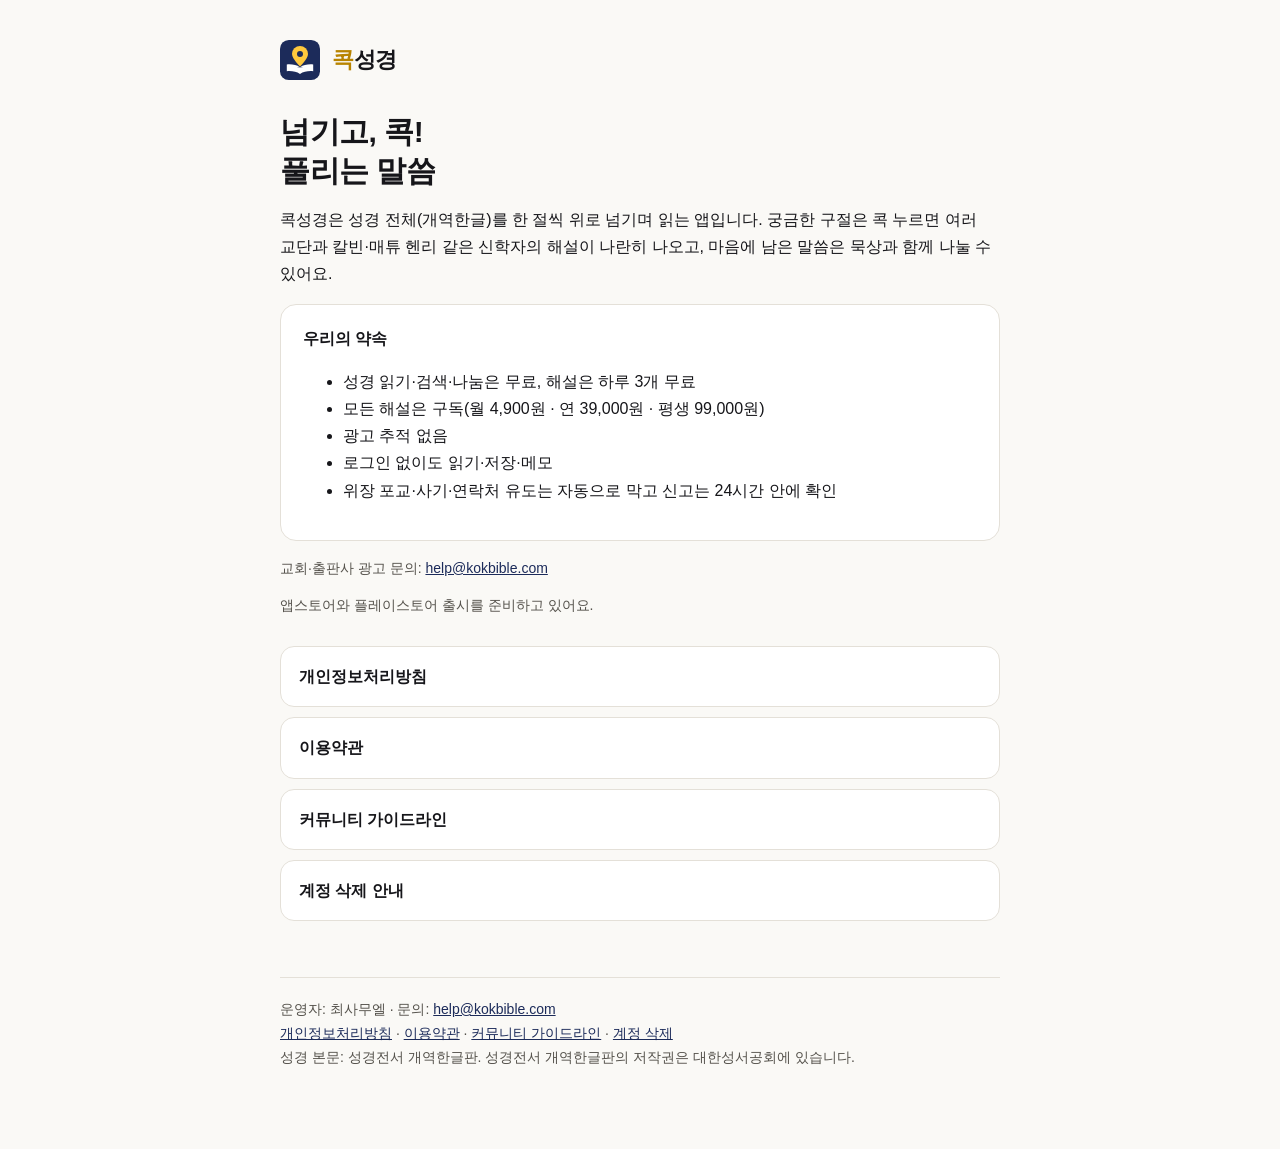
<file: index.html>
<!doctype html><html lang="ko"><head><meta charset="utf-8"><meta name="viewport" content="width=device-width,initial-scale=1">
<title>콕성경 – 넘기고, 콕! 풀리는 말씀</title><meta name="description" content="콕성경 – 넘기고, 콕! 풀리는 말씀"><link rel="icon" href="icon.svg"><link rel="stylesheet" href="style.css"></head>
<body><div class="wrap"><header><a href="./"><svg viewBox="0 0 100 100" width="40" height="40" aria-hidden="true"><rect width="100" height="100" rx="22" fill="#1C2B5A"/><path d="M50 85 C41 79 30 77 17 78 V61 C30 60 41 62 50 68 Z" fill="#fff"/><path d="M50 85 C59 79 70 77 83 78 V61 C70 60 59 62 50 68 Z" fill="#fff"/><ellipse cx="50" cy="68" rx="7" ry="2" fill="#1C2B5A" fill-opacity=".35"/><path d="M50 66 C50 66 30 47 30 35 A20 20 0 0 1 70 35 C70 47 50 66 50 66 Z" fill="#FFC83D"/><circle cx="50" cy="35" r="7.5" fill="#1C2B5A"/></svg><span class="brand"><b>콕</b>성경</span></a></header>

<h1>넘기고, 콕!<br>풀리는 말씀</h1>
<p>콕성경은 성경 전체(개역한글)를 한 절씩 위로 넘기며 읽는 앱입니다. 궁금한 구절은 콕 누르면 여러 교단과 칼빈·매튜 헨리 같은 신학자의 해설이 나란히 나오고, 마음에 남은 말씀은 묵상과 함께 나눌 수 있어요.</p>
<div class="card"><b>우리의 약속</b><ul><li>성경 읽기·검색·나눔은 무료, 해설은 하루 3개 무료</li><li>모든 해설은 구독(월 4,900원 · 연 39,000원 · 평생 99,000원)</li><li>광고 추적 없음</li><li>로그인 없이도 읽기·저장·메모</li><li>위장 포교·사기·연락처 유도는 자동으로 막고 신고는 24시간 안에 확인</li></ul></div>
<p class="muted">교회·출판사 광고 문의: <a href="mailto:help@kokbible.com?subject=%5B%EA%B4%91%EA%B3%A0%20%EB%AC%B8%EC%9D%98%5D%20%EC%BD%95%EC%84%B1%EA%B2%BD">help@kokbible.com</a></p>
<p class="muted">앱스토어와 플레이스토어 출시를 준비하고 있어요.</p>
<nav class="links"><a href="privacy.html">개인정보처리방침</a><a href="terms.html">이용약관</a><a href="guidelines.html">커뮤니티 가이드라인</a><a href="delete-account.html">계정 삭제 안내</a></nav>
<footer>운영자: 최사무엘 · 문의: <a href="mailto:help@kokbible.com">help@kokbible.com</a><br>
<a href="privacy.html">개인정보처리방침</a> · <a href="terms.html">이용약관</a> · <a href="guidelines.html">커뮤니티 가이드라인</a> · <a href="delete-account.html">계정 삭제</a><br>
성경 본문: 성경전서 개역한글판. 성경전서 개역한글판의 저작권은 대한성서공회에 있습니다.</footer></div></body></html>
</file>
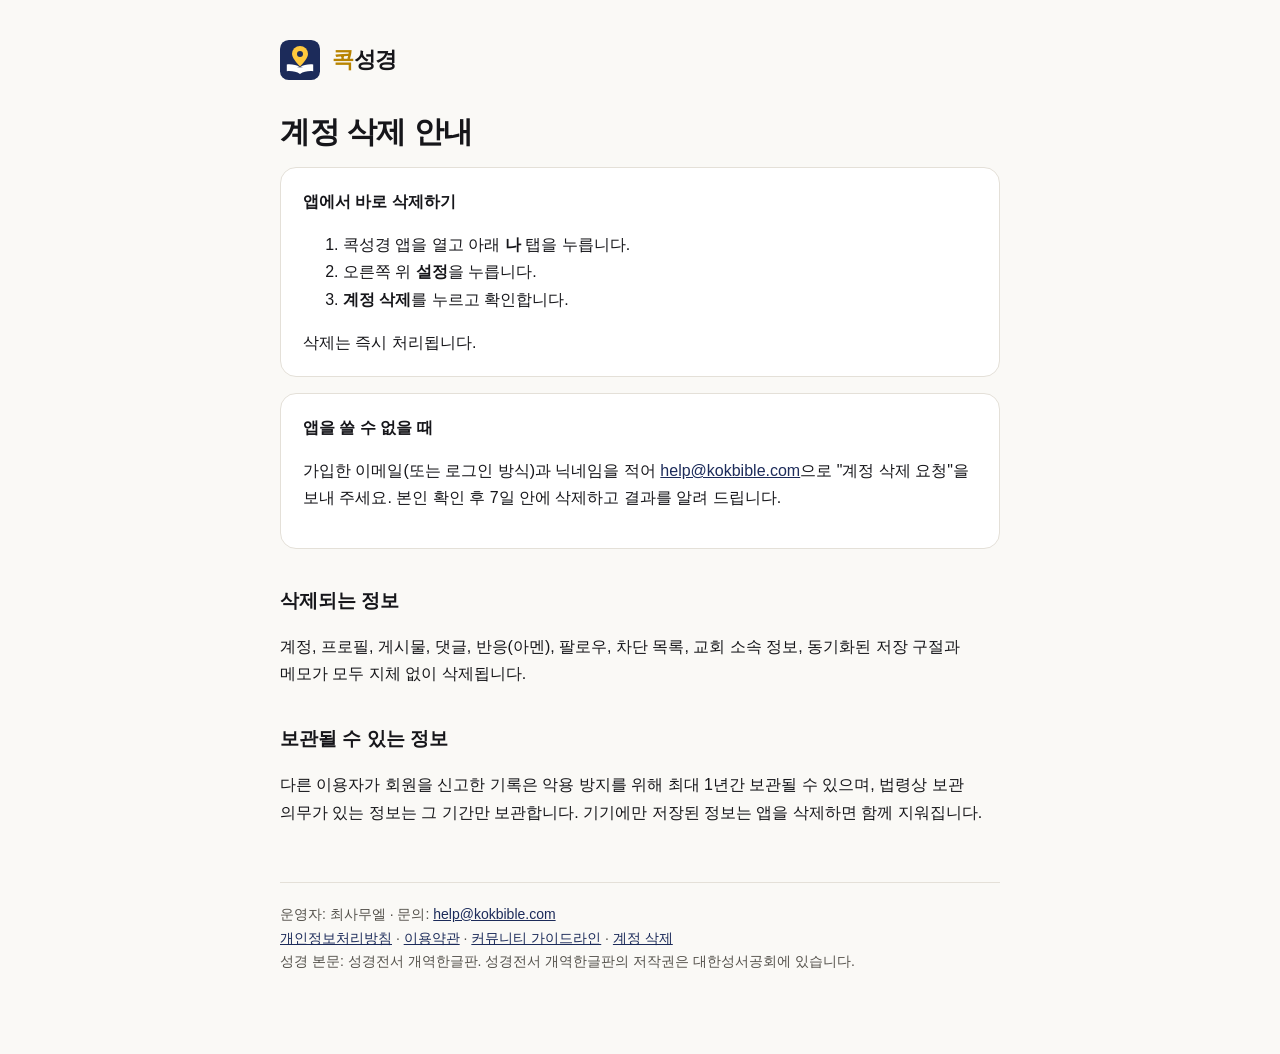
<file: delete-account.html>
<!doctype html><html lang="ko"><head><meta charset="utf-8"><meta name="viewport" content="width=device-width,initial-scale=1">
<title>계정 삭제 – 콕성경</title><meta name="description" content="콕성경 – 넘기고, 콕! 풀리는 말씀"><link rel="icon" href="icon.svg"><link rel="stylesheet" href="style.css"></head>
<body><div class="wrap"><header><a href="./"><svg viewBox="0 0 100 100" width="40" height="40" aria-hidden="true"><rect width="100" height="100" rx="22" fill="#1C2B5A"/><path d="M50 85 C41 79 30 77 17 78 V61 C30 60 41 62 50 68 Z" fill="#fff"/><path d="M50 85 C59 79 70 77 83 78 V61 C70 60 59 62 50 68 Z" fill="#fff"/><ellipse cx="50" cy="68" rx="7" ry="2" fill="#1C2B5A" fill-opacity=".35"/><path d="M50 66 C50 66 30 47 30 35 A20 20 0 0 1 70 35 C70 47 50 66 50 66 Z" fill="#FFC83D"/><circle cx="50" cy="35" r="7.5" fill="#1C2B5A"/></svg><span class="brand"><b>콕</b>성경</span></a></header>

<h1>계정 삭제 안내</h1>
<div class="card"><b>앱에서 바로 삭제하기</b><ol><li>콕성경 앱을 열고 아래 <b>나</b> 탭을 누릅니다.</li><li>오른쪽 위 <b>설정</b>을 누릅니다.</li><li><b>계정 삭제</b>를 누르고 확인합니다.</li></ol>삭제는 즉시 처리됩니다.</div>
<div class="card"><b>앱을 쓸 수 없을 때</b><p>가입한 이메일(또는 로그인 방식)과 닉네임을 적어 <a href="mailto:help@kokbible.com?subject=%EA%B3%84%EC%A0%95%20%EC%82%AD%EC%A0%9C%20%EC%9A%94%EC%B2%AD">help@kokbible.com</a>으로 "계정 삭제 요청"을 보내 주세요. 본인 확인 후 7일 안에 삭제하고 결과를 알려 드립니다.</p></div>
<h2>삭제되는 정보</h2><p>계정, 프로필, 게시물, 댓글, 반응(아멘), 팔로우, 차단 목록, 교회 소속 정보, 동기화된 저장 구절과 메모가 모두 지체 없이 삭제됩니다.</p>
<h2>보관될 수 있는 정보</h2><p>다른 이용자가 회원을 신고한 기록은 악용 방지를 위해 최대 1년간 보관될 수 있으며, 법령상 보관 의무가 있는 정보는 그 기간만 보관합니다. 기기에만 저장된 정보는 앱을 삭제하면 함께 지워집니다.</p>
<footer>운영자: 최사무엘 · 문의: <a href="mailto:help@kokbible.com">help@kokbible.com</a><br>
<a href="privacy.html">개인정보처리방침</a> · <a href="terms.html">이용약관</a> · <a href="guidelines.html">커뮤니티 가이드라인</a> · <a href="delete-account.html">계정 삭제</a><br>
성경 본문: 성경전서 개역한글판. 성경전서 개역한글판의 저작권은 대한성서공회에 있습니다.</footer></div></body></html>
</file>
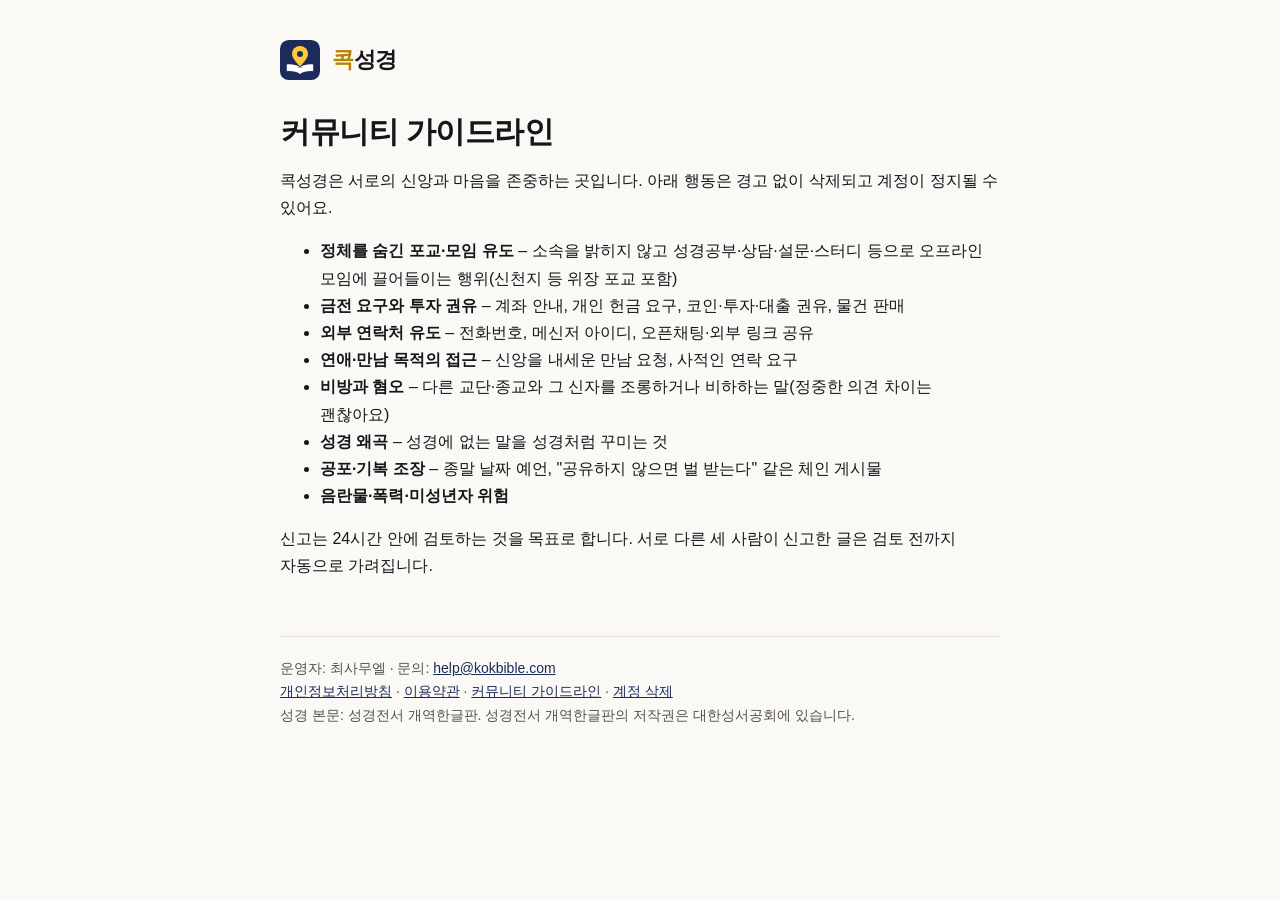
<file: guidelines.html>
<!doctype html><html lang="ko"><head><meta charset="utf-8"><meta name="viewport" content="width=device-width,initial-scale=1">
<title>커뮤니티 가이드라인 – 콕성경</title><meta name="description" content="콕성경 – 넘기고, 콕! 풀리는 말씀"><link rel="icon" href="icon.svg"><link rel="stylesheet" href="style.css"></head>
<body><div class="wrap"><header><a href="./"><svg viewBox="0 0 100 100" width="40" height="40" aria-hidden="true"><rect width="100" height="100" rx="22" fill="#1C2B5A"/><path d="M50 85 C41 79 30 77 17 78 V61 C30 60 41 62 50 68 Z" fill="#fff"/><path d="M50 85 C59 79 70 77 83 78 V61 C70 60 59 62 50 68 Z" fill="#fff"/><ellipse cx="50" cy="68" rx="7" ry="2" fill="#1C2B5A" fill-opacity=".35"/><path d="M50 66 C50 66 30 47 30 35 A20 20 0 0 1 70 35 C70 47 50 66 50 66 Z" fill="#FFC83D"/><circle cx="50" cy="35" r="7.5" fill="#1C2B5A"/></svg><span class="brand"><b>콕</b>성경</span></a></header>

<h1>커뮤니티 가이드라인</h1>
<p>콕성경은 서로의 신앙과 마음을 존중하는 곳입니다. 아래 행동은 경고 없이 삭제되고 계정이 정지될 수 있어요.</p>
<ul>
<li><b>정체를 숨긴 포교·모임 유도</b> – 소속을 밝히지 않고 성경공부·상담·설문·스터디 등으로 오프라인 모임에 끌어들이는 행위(신천지 등 위장 포교 포함)</li>
<li><b>금전 요구와 투자 권유</b> – 계좌 안내, 개인 헌금 요구, 코인·투자·대출 권유, 물건 판매</li>
<li><b>외부 연락처 유도</b> – 전화번호, 메신저 아이디, 오픈채팅·외부 링크 공유</li>
<li><b>연애·만남 목적의 접근</b> – 신앙을 내세운 만남 요청, 사적인 연락 요구</li>
<li><b>비방과 혐오</b> – 다른 교단·종교와 그 신자를 조롱하거나 비하하는 말(정중한 의견 차이는 괜찮아요)</li>
<li><b>성경 왜곡</b> – 성경에 없는 말을 성경처럼 꾸미는 것</li>
<li><b>공포·기복 조장</b> – 종말 날짜 예언, "공유하지 않으면 벌 받는다" 같은 체인 게시물</li>
<li><b>음란물·폭력·미성년자 위험</b></li>
</ul>
<p>신고는 24시간 안에 검토하는 것을 목표로 합니다. 서로 다른 세 사람이 신고한 글은 검토 전까지 자동으로 가려집니다.</p>
<footer>운영자: 최사무엘 · 문의: <a href="mailto:help@kokbible.com">help@kokbible.com</a><br>
<a href="privacy.html">개인정보처리방침</a> · <a href="terms.html">이용약관</a> · <a href="guidelines.html">커뮤니티 가이드라인</a> · <a href="delete-account.html">계정 삭제</a><br>
성경 본문: 성경전서 개역한글판. 성경전서 개역한글판의 저작권은 대한성서공회에 있습니다.</footer></div></body></html>
</file>
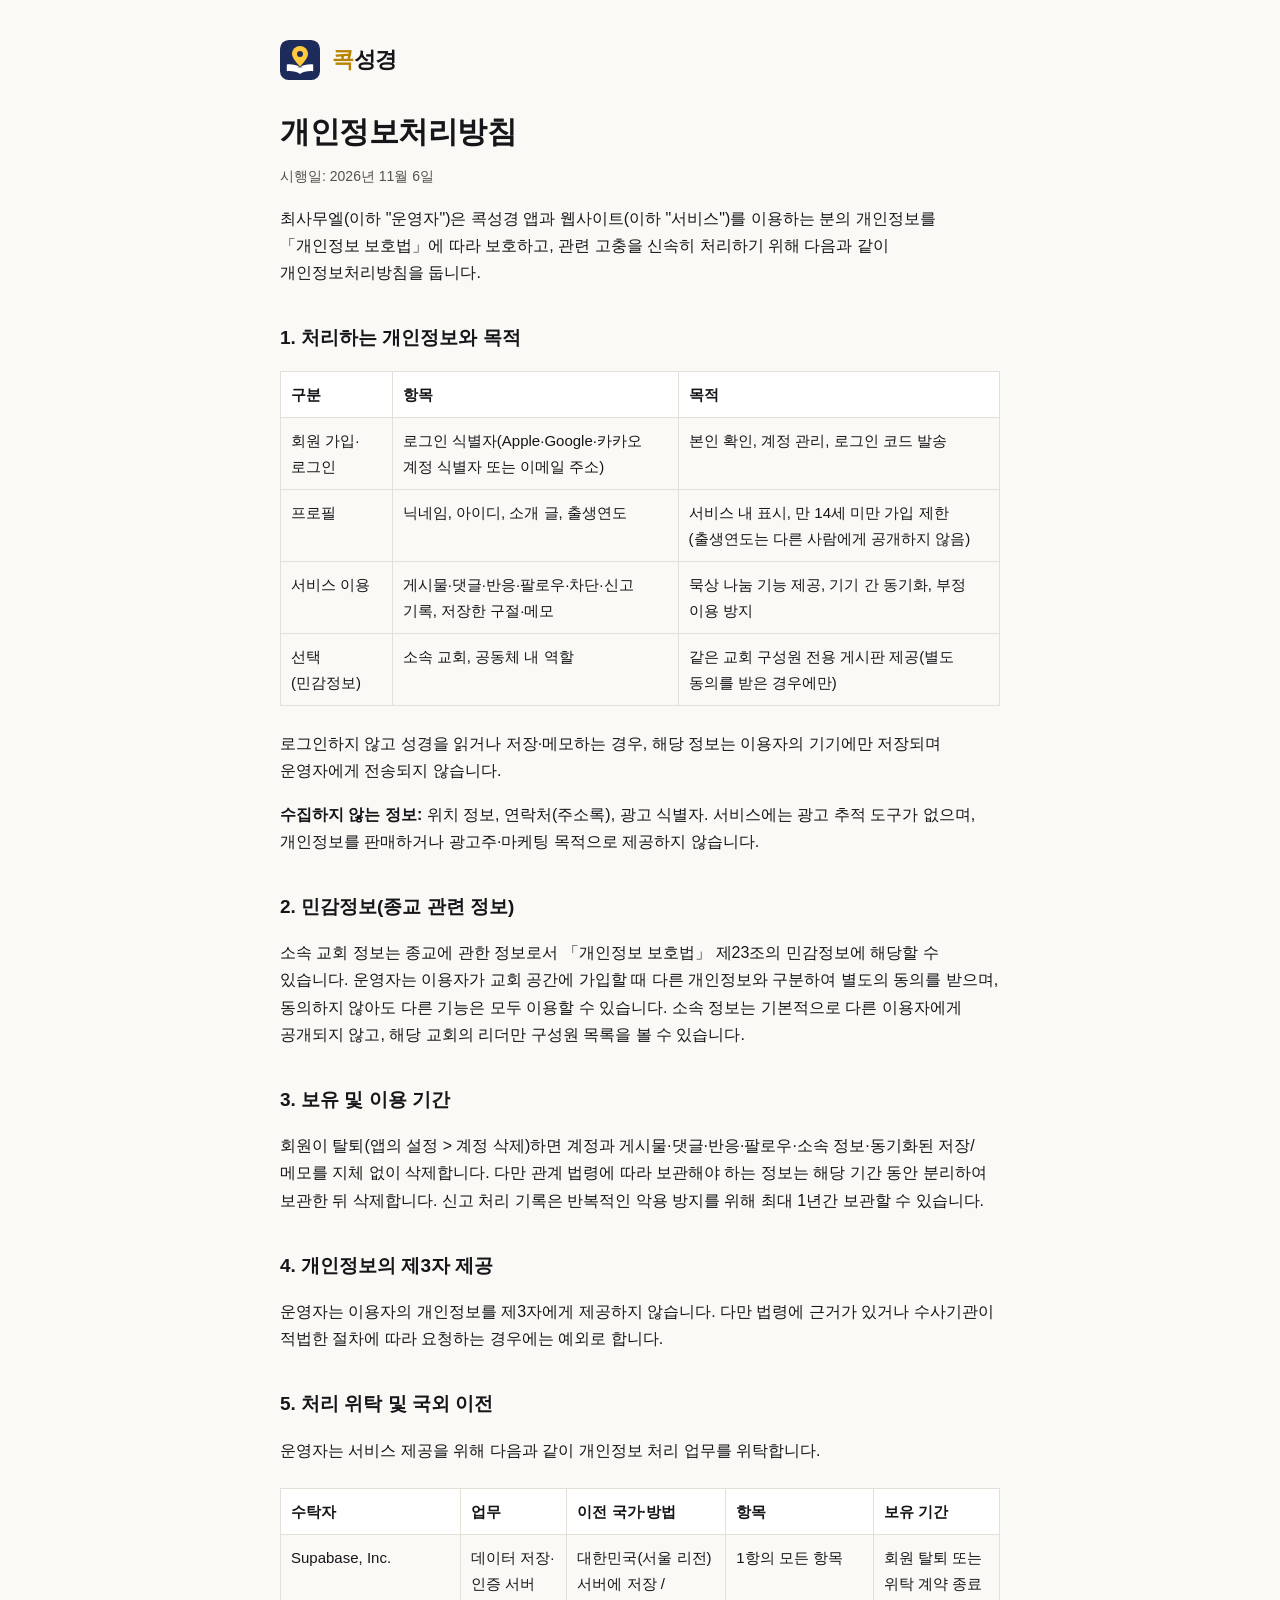
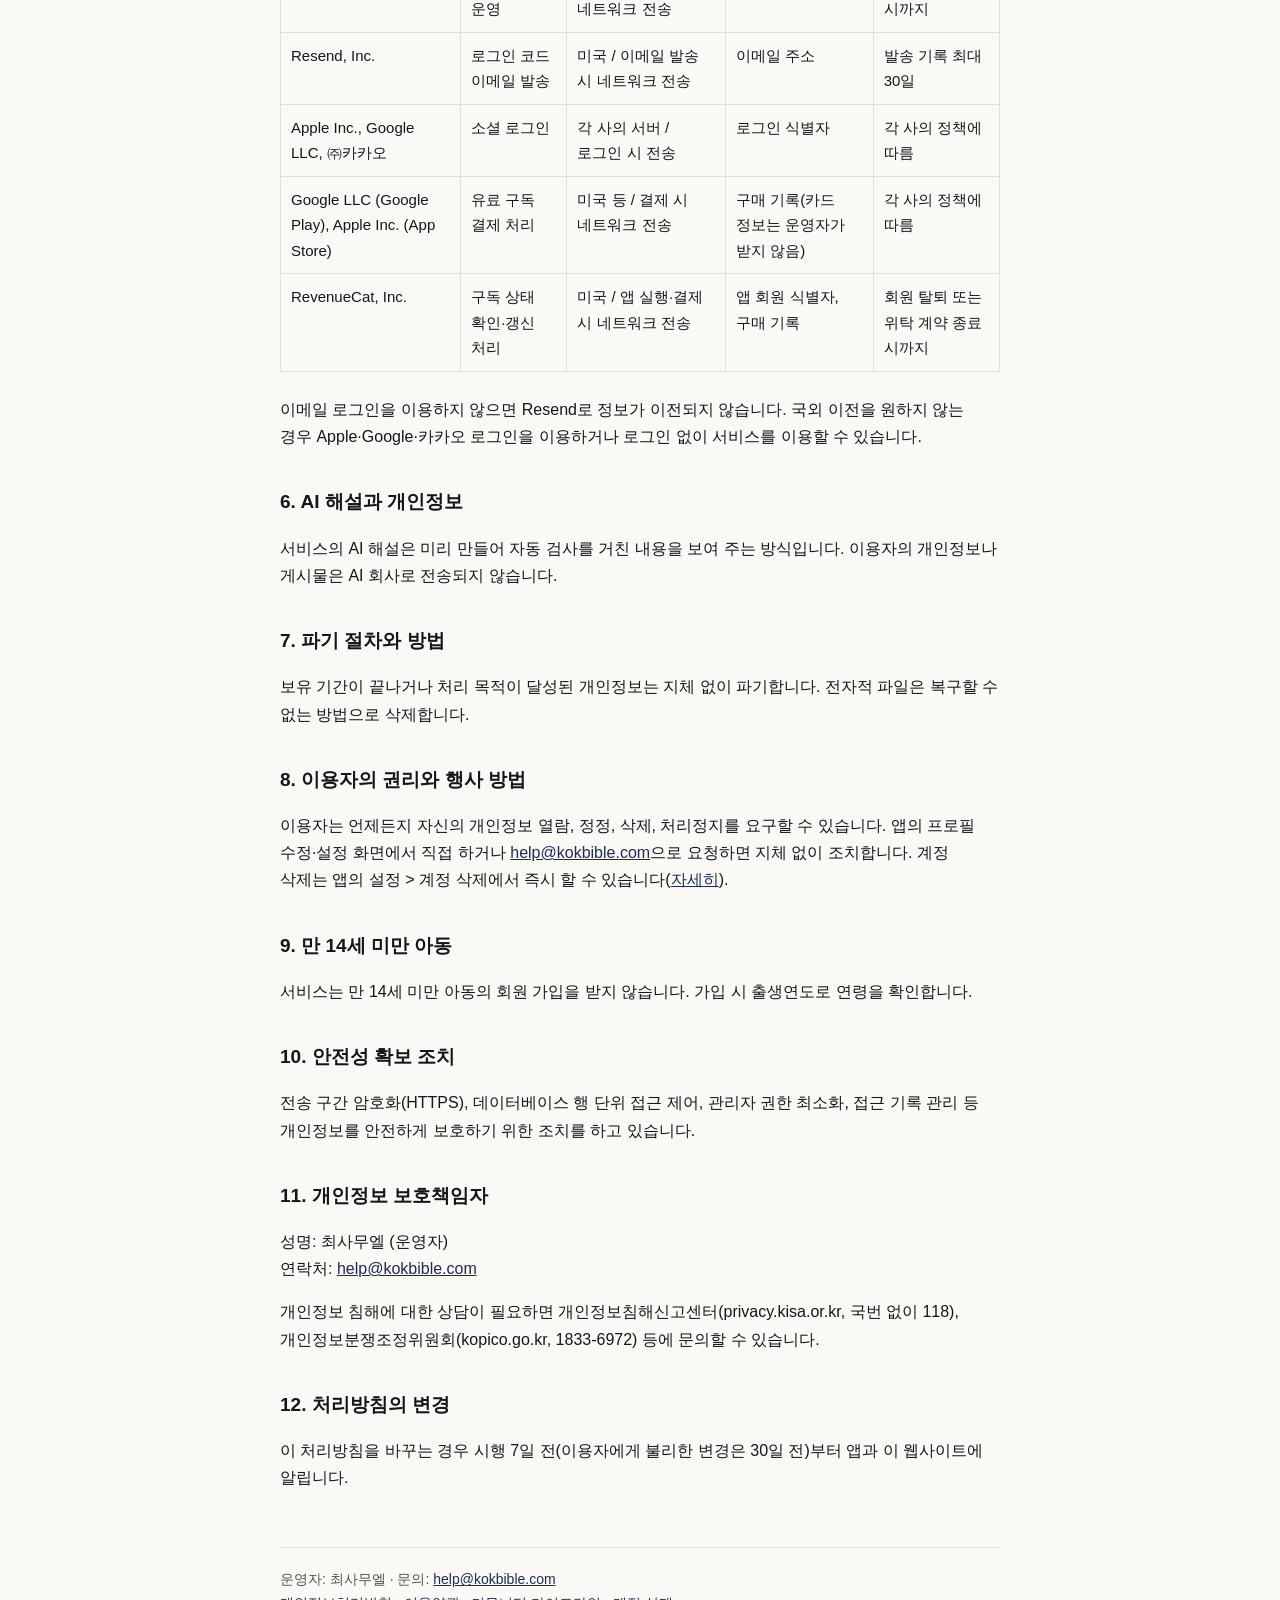
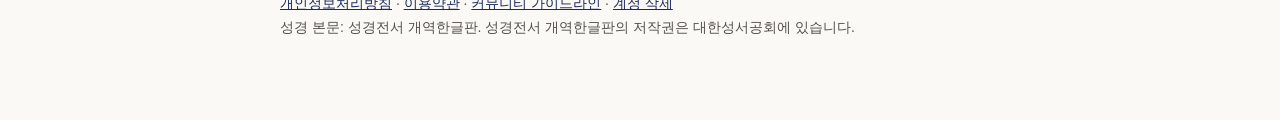
<file: privacy.html>
<!doctype html><html lang="ko"><head><meta charset="utf-8"><meta name="viewport" content="width=device-width,initial-scale=1">
<title>개인정보처리방침 – 콕성경</title><meta name="description" content="콕성경 – 넘기고, 콕! 풀리는 말씀"><link rel="icon" href="icon.svg"><link rel="stylesheet" href="style.css"></head>
<body><div class="wrap"><header><a href="./"><svg viewBox="0 0 100 100" width="40" height="40" aria-hidden="true"><rect width="100" height="100" rx="22" fill="#1C2B5A"/><path d="M50 85 C41 79 30 77 17 78 V61 C30 60 41 62 50 68 Z" fill="#fff"/><path d="M50 85 C59 79 70 77 83 78 V61 C70 60 59 62 50 68 Z" fill="#fff"/><ellipse cx="50" cy="68" rx="7" ry="2" fill="#1C2B5A" fill-opacity=".35"/><path d="M50 66 C50 66 30 47 30 35 A20 20 0 0 1 70 35 C70 47 50 66 50 66 Z" fill="#FFC83D"/><circle cx="50" cy="35" r="7.5" fill="#1C2B5A"/></svg><span class="brand"><b>콕</b>성경</span></a></header>

<h1>개인정보처리방침</h1>
<p class="muted">시행일: 2026년 11월 6일</p>
<p>최사무엘(이하 "운영자")은 콕성경 앱과 웹사이트(이하 "서비스")를 이용하는 분의 개인정보를 「개인정보 보호법」에 따라 보호하고, 관련 고충을 신속히 처리하기 위해 다음과 같이 개인정보처리방침을 둡니다.</p>

<h2>1. 처리하는 개인정보와 목적</h2>
<div class="table-wrap"><table><tr><th>구분</th><th>항목</th><th>목적</th></tr>
<tr><td>회원 가입·로그인</td><td>로그인 식별자(Apple·Google·카카오 계정 식별자 또는 이메일 주소)</td><td>본인 확인, 계정 관리, 로그인 코드 발송</td></tr>
<tr><td>프로필</td><td>닉네임, 아이디, 소개 글, 출생연도</td><td>서비스 내 표시, 만 14세 미만 가입 제한(출생연도는 다른 사람에게 공개하지 않음)</td></tr>
<tr><td>서비스 이용</td><td>게시물·댓글·반응·팔로우·차단·신고 기록, 저장한 구절·메모</td><td>묵상 나눔 기능 제공, 기기 간 동기화, 부정 이용 방지</td></tr>
<tr><td>선택(민감정보)</td><td>소속 교회, 공동체 내 역할</td><td>같은 교회 구성원 전용 게시판 제공(별도 동의를 받은 경우에만)</td></tr>
</table></div>
<p>로그인하지 않고 성경을 읽거나 저장·메모하는 경우, 해당 정보는 이용자의 기기에만 저장되며 운영자에게 전송되지 않습니다.</p>
<p><b>수집하지 않는 정보:</b> 위치 정보, 연락처(주소록), 광고 식별자. 서비스에는 광고 추적 도구가 없으며, 개인정보를 판매하거나 광고주·마케팅 목적으로 제공하지 않습니다.</p>

<h2>2. 민감정보(종교 관련 정보)</h2>
<p>소속 교회 정보는 종교에 관한 정보로서 「개인정보 보호법」 제23조의 민감정보에 해당할 수 있습니다. 운영자는 이용자가 교회 공간에 가입할 때 다른 개인정보와 구분하여 별도의 동의를 받으며, 동의하지 않아도 다른 기능은 모두 이용할 수 있습니다. 소속 정보는 기본적으로 다른 이용자에게 공개되지 않고, 해당 교회의 리더만 구성원 목록을 볼 수 있습니다.</p>

<h2>3. 보유 및 이용 기간</h2>
<p>회원이 탈퇴(앱의 설정 &gt; 계정 삭제)하면 계정과 게시물·댓글·반응·팔로우·소속 정보·동기화된 저장/메모를 지체 없이 삭제합니다. 다만 관계 법령에 따라 보관해야 하는 정보는 해당 기간 동안 분리하여 보관한 뒤 삭제합니다. 신고 처리 기록은 반복적인 악용 방지를 위해 최대 1년간 보관할 수 있습니다.</p>

<h2>4. 개인정보의 제3자 제공</h2>
<p>운영자는 이용자의 개인정보를 제3자에게 제공하지 않습니다. 다만 법령에 근거가 있거나 수사기관이 적법한 절차에 따라 요청하는 경우에는 예외로 합니다.</p>

<h2>5. 처리 위탁 및 국외 이전</h2>
<p>운영자는 서비스 제공을 위해 다음과 같이 개인정보 처리 업무를 위탁합니다.</p>
<div class="table-wrap"><table><tr><th>수탁자</th><th>업무</th><th>이전 국가·방법</th><th>항목</th><th>보유 기간</th></tr>
<tr><td>Supabase, Inc.</td><td>데이터 저장·인증 서버 운영</td><td>대한민국(서울 리전) 서버에 저장 / 네트워크 전송</td><td>1항의 모든 항목</td><td>회원 탈퇴 또는 위탁 계약 종료 시까지</td></tr>
<tr><td>Resend, Inc.</td><td>로그인 코드 이메일 발송</td><td>미국 / 이메일 발송 시 네트워크 전송</td><td>이메일 주소</td><td>발송 기록 최대 30일</td></tr>
<tr><td>Apple Inc., Google LLC, ㈜카카오</td><td>소셜 로그인</td><td>각 사의 서버 / 로그인 시 전송</td><td>로그인 식별자</td><td>각 사의 정책에 따름</td></tr>
<tr><td>Google LLC (Google Play), Apple Inc. (App Store)</td><td>유료 구독 결제 처리</td><td>미국 등 / 결제 시 네트워크 전송</td><td>구매 기록(카드 정보는 운영자가 받지 않음)</td><td>각 사의 정책에 따름</td></tr>
<tr><td>RevenueCat, Inc.</td><td>구독 상태 확인·갱신 처리</td><td>미국 / 앱 실행·결제 시 네트워크 전송</td><td>앱 회원 식별자, 구매 기록</td><td>회원 탈퇴 또는 위탁 계약 종료 시까지</td></tr>
</table></div>
<p>이메일 로그인을 이용하지 않으면 Resend로 정보가 이전되지 않습니다. 국외 이전을 원하지 않는 경우 Apple·Google·카카오 로그인을 이용하거나 로그인 없이 서비스를 이용할 수 있습니다.</p>

<h2>6. AI 해설과 개인정보</h2>
<p>서비스의 AI 해설은 미리 만들어 자동 검사를 거친 내용을 보여 주는 방식입니다. 이용자의 개인정보나 게시물은 AI 회사로 전송되지 않습니다.</p>

<h2>7. 파기 절차와 방법</h2>
<p>보유 기간이 끝나거나 처리 목적이 달성된 개인정보는 지체 없이 파기합니다. 전자적 파일은 복구할 수 없는 방법으로 삭제합니다.</p>

<h2>8. 이용자의 권리와 행사 방법</h2>
<p>이용자는 언제든지 자신의 개인정보 열람, 정정, 삭제, 처리정지를 요구할 수 있습니다. 앱의 프로필 수정·설정 화면에서 직접 하거나 <a href="mailto:help@kokbible.com">help@kokbible.com</a>으로 요청하면 지체 없이 조치합니다. 계정 삭제는 앱의 설정 &gt; 계정 삭제에서 즉시 할 수 있습니다(<a href="delete-account.html">자세히</a>).</p>

<h2>9. 만 14세 미만 아동</h2>
<p>서비스는 만 14세 미만 아동의 회원 가입을 받지 않습니다. 가입 시 출생연도로 연령을 확인합니다.</p>

<h2>10. 안전성 확보 조치</h2>
<p>전송 구간 암호화(HTTPS), 데이터베이스 행 단위 접근 제어, 관리자 권한 최소화, 접근 기록 관리 등 개인정보를 안전하게 보호하기 위한 조치를 하고 있습니다.</p>

<h2>11. 개인정보 보호책임자</h2>
<p>성명: 최사무엘 (운영자)<br>연락처: <a href="mailto:help@kokbible.com">help@kokbible.com</a></p>
<p>개인정보 침해에 대한 상담이 필요하면 개인정보침해신고센터(privacy.kisa.or.kr, 국번 없이 118), 개인정보분쟁조정위원회(kopico.go.kr, 1833-6972) 등에 문의할 수 있습니다.</p>

<h2>12. 처리방침의 변경</h2>
<p>이 처리방침을 바꾸는 경우 시행 7일 전(이용자에게 불리한 변경은 30일 전)부터 앱과 이 웹사이트에 알립니다.</p>
<footer>운영자: 최사무엘 · 문의: <a href="mailto:help@kokbible.com">help@kokbible.com</a><br>
<a href="privacy.html">개인정보처리방침</a> · <a href="terms.html">이용약관</a> · <a href="guidelines.html">커뮤니티 가이드라인</a> · <a href="delete-account.html">계정 삭제</a><br>
성경 본문: 성경전서 개역한글판. 성경전서 개역한글판의 저작권은 대한성서공회에 있습니다.</footer></div></body></html>
</file>
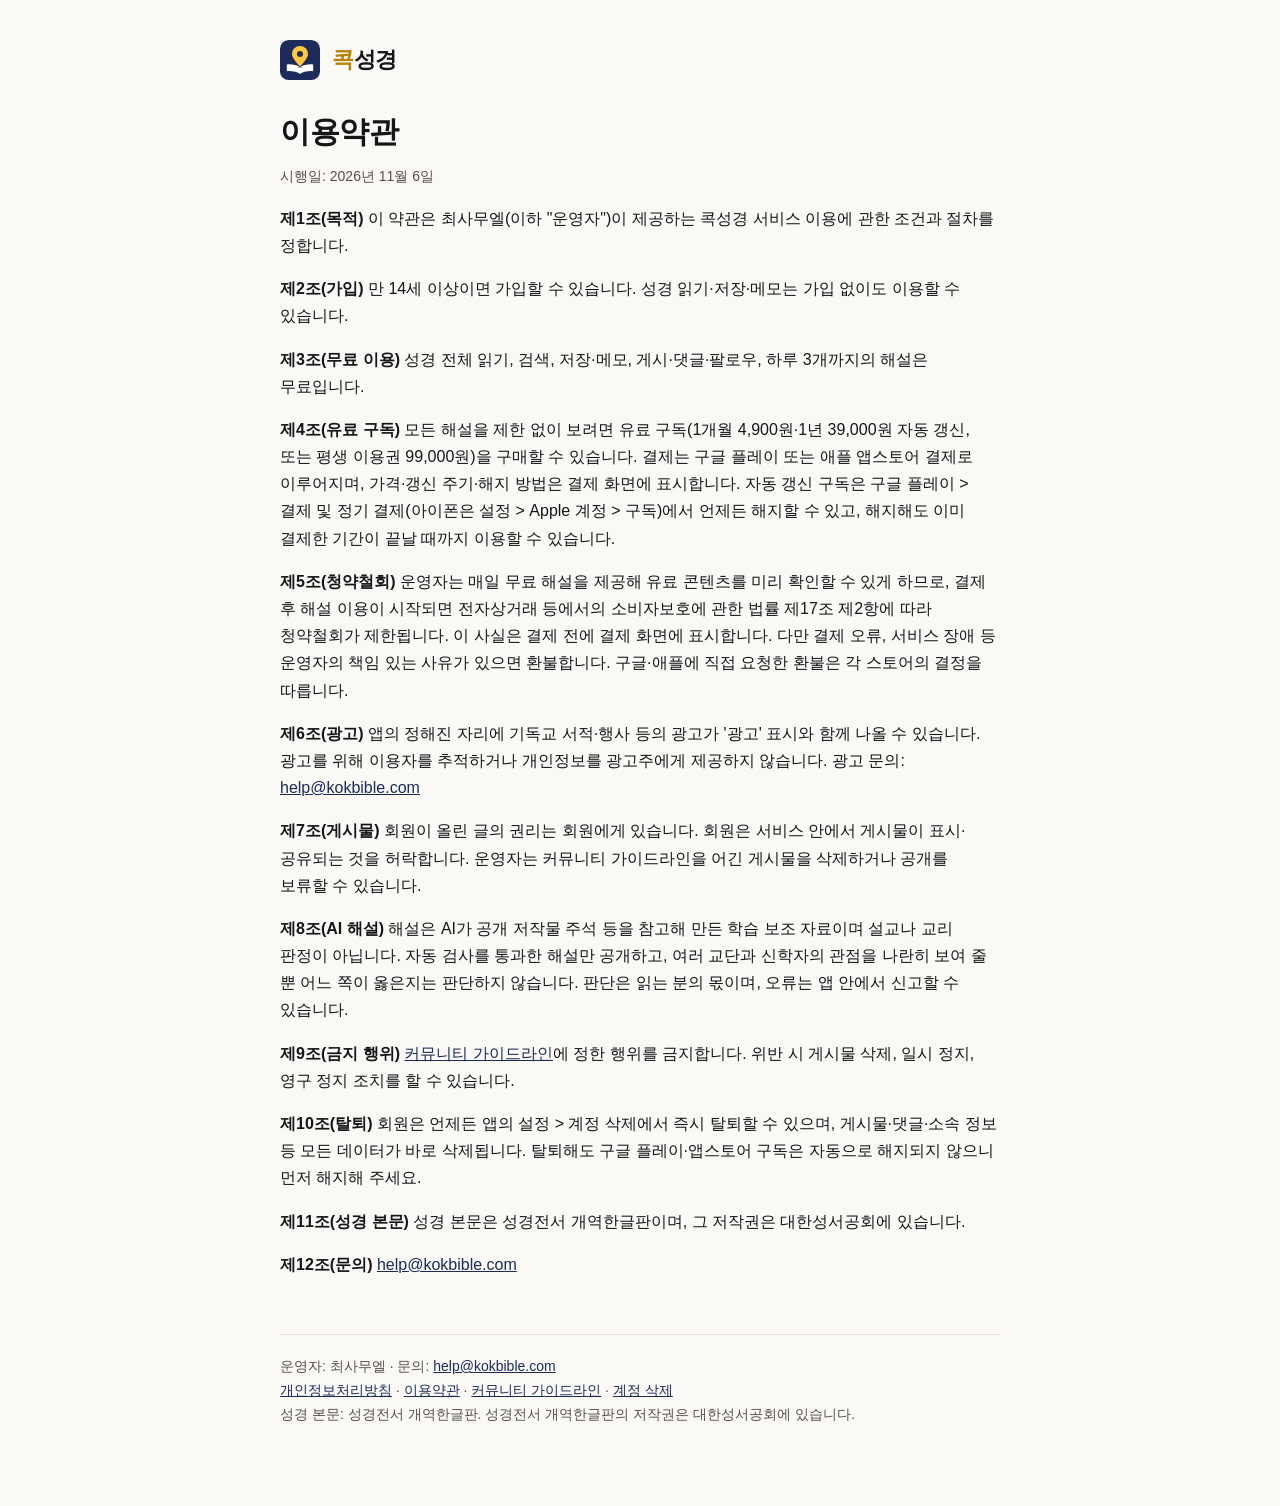
<file: terms.html>
<!doctype html><html lang="ko"><head><meta charset="utf-8"><meta name="viewport" content="width=device-width,initial-scale=1">
<title>이용약관 – 콕성경</title><meta name="description" content="콕성경 – 넘기고, 콕! 풀리는 말씀"><link rel="icon" href="icon.svg"><link rel="stylesheet" href="style.css"></head>
<body><div class="wrap"><header><a href="./"><svg viewBox="0 0 100 100" width="40" height="40" aria-hidden="true"><rect width="100" height="100" rx="22" fill="#1C2B5A"/><path d="M50 85 C41 79 30 77 17 78 V61 C30 60 41 62 50 68 Z" fill="#fff"/><path d="M50 85 C59 79 70 77 83 78 V61 C70 60 59 62 50 68 Z" fill="#fff"/><ellipse cx="50" cy="68" rx="7" ry="2" fill="#1C2B5A" fill-opacity=".35"/><path d="M50 66 C50 66 30 47 30 35 A20 20 0 0 1 70 35 C70 47 50 66 50 66 Z" fill="#FFC83D"/><circle cx="50" cy="35" r="7.5" fill="#1C2B5A"/></svg><span class="brand"><b>콕</b>성경</span></a></header>

<h1>이용약관</h1><p class="muted">시행일: 2026년 11월 6일</p>
<p><b>제1조(목적)</b> 이 약관은 최사무엘(이하 "운영자")이 제공하는 콕성경 서비스 이용에 관한 조건과 절차를 정합니다.</p>
<p><b>제2조(가입)</b> 만 14세 이상이면 가입할 수 있습니다. 성경 읽기·저장·메모는 가입 없이도 이용할 수 있습니다.</p>
<p><b>제3조(무료 이용)</b> 성경 전체 읽기, 검색, 저장·메모, 게시·댓글·팔로우, 하루 3개까지의 해설은 무료입니다.</p>
<p><b>제4조(유료 구독)</b> 모든 해설을 제한 없이 보려면 유료 구독(1개월 4,900원·1년 39,000원 자동 갱신, 또는 평생 이용권 99,000원)을 구매할 수 있습니다. 결제는 구글 플레이 또는 애플 앱스토어 결제로 이루어지며, 가격·갱신 주기·해지 방법은 결제 화면에 표시합니다. 자동 갱신 구독은 구글 플레이 &gt; 결제 및 정기 결제(아이폰은 설정 &gt; Apple 계정 &gt; 구독)에서 언제든 해지할 수 있고, 해지해도 이미 결제한 기간이 끝날 때까지 이용할 수 있습니다.</p>
<p><b>제5조(청약철회)</b> 운영자는 매일 무료 해설을 제공해 유료 콘텐츠를 미리 확인할 수 있게 하므로, 결제 후 해설 이용이 시작되면 전자상거래 등에서의 소비자보호에 관한 법률 제17조 제2항에 따라 청약철회가 제한됩니다. 이 사실은 결제 전에 결제 화면에 표시합니다. 다만 결제 오류, 서비스 장애 등 운영자의 책임 있는 사유가 있으면 환불합니다. 구글·애플에 직접 요청한 환불은 각 스토어의 결정을 따릅니다.</p>
<p><b>제6조(광고)</b> 앱의 정해진 자리에 기독교 서적·행사 등의 광고가 '광고' 표시와 함께 나올 수 있습니다. 광고를 위해 이용자를 추적하거나 개인정보를 광고주에게 제공하지 않습니다. 광고 문의: <a href="mailto:help@kokbible.com?subject=%5B%EA%B4%91%EA%B3%A0%20%EB%AC%B8%EC%9D%98%5D%20%EC%BD%95%EC%84%B1%EA%B2%BD">help@kokbible.com</a></p>
<p><b>제7조(게시물)</b> 회원이 올린 글의 권리는 회원에게 있습니다. 회원은 서비스 안에서 게시물이 표시·공유되는 것을 허락합니다. 운영자는 커뮤니티 가이드라인을 어긴 게시물을 삭제하거나 공개를 보류할 수 있습니다.</p>
<p><b>제8조(AI 해설)</b> 해설은 AI가 공개 저작물 주석 등을 참고해 만든 학습 보조 자료이며 설교나 교리 판정이 아닙니다. 자동 검사를 통과한 해설만 공개하고, 여러 교단과 신학자의 관점을 나란히 보여 줄 뿐 어느 쪽이 옳은지는 판단하지 않습니다. 판단은 읽는 분의 몫이며, 오류는 앱 안에서 신고할 수 있습니다.</p>
<p><b>제9조(금지 행위)</b> <a href="guidelines.html">커뮤니티 가이드라인</a>에 정한 행위를 금지합니다. 위반 시 게시물 삭제, 일시 정지, 영구 정지 조치를 할 수 있습니다.</p>
<p><b>제10조(탈퇴)</b> 회원은 언제든 앱의 설정 &gt; 계정 삭제에서 즉시 탈퇴할 수 있으며, 게시물·댓글·소속 정보 등 모든 데이터가 바로 삭제됩니다. 탈퇴해도 구글 플레이·앱스토어 구독은 자동으로 해지되지 않으니 먼저 해지해 주세요.</p>
<p><b>제11조(성경 본문)</b> 성경 본문은 성경전서 개역한글판이며, 그 저작권은 대한성서공회에 있습니다.</p>
<p><b>제12조(문의)</b> <a href="mailto:help@kokbible.com">help@kokbible.com</a></p>
<footer>운영자: 최사무엘 · 문의: <a href="mailto:help@kokbible.com">help@kokbible.com</a><br>
<a href="privacy.html">개인정보처리방침</a> · <a href="terms.html">이용약관</a> · <a href="guidelines.html">커뮤니티 가이드라인</a> · <a href="delete-account.html">계정 삭제</a><br>
성경 본문: 성경전서 개역한글판. 성경전서 개역한글판의 저작권은 대한성서공회에 있습니다.</footer></div></body></html>
</file>
<file: style.css>
:root{--ink:#16161A;--sub:#55524C;--line:#E4E0D8;--bg:#FAF9F6;--navy:#1C2B5A;--gold:#B88400;--card:#fff}
@media (prefers-color-scheme:dark){:root{--ink:#F2F1EE;--sub:#B5B1AA;--line:#2C2F38;--bg:#121318;--card:#1A1C23;--navy:#9DB0E8;--gold:#FFC83D}}
*{box-sizing:border-box}body{margin:0;background:var(--bg);color:var(--ink);font-family:-apple-system,BlinkMacSystemFont,"Apple SD Gothic Neo","Pretendard","Noto Sans KR","Malgun Gothic",sans-serif;line-height:1.7;word-break:keep-all}
.wrap{max-width:760px;margin:0 auto;padding:40px 20px 80px}
header{display:flex;align-items:center;gap:12px;margin-bottom:32px}header a{display:flex;align-items:center;gap:12px;color:inherit;text-decoration:none}
.brand{font-size:22px;font-weight:800;letter-spacing:-.5px}.brand b{color:var(--gold)}
h1{font-size:30px;letter-spacing:-.5px;line-height:1.3;margin:0 0 8px}h2{font-size:19px;margin:36px 0 8px}
p,li{font-size:16px;color:var(--ink)}.muted{color:var(--sub);font-size:14px}
table{width:100%;border-collapse:collapse;margin:8px 0;font-size:15px}th,td{border:1px solid var(--line);padding:10px;text-align:left;vertical-align:top}th{background:var(--card)}
.card{background:var(--card);border:1px solid var(--line);border-radius:16px;padding:20px 22px;margin:16px 0}
a{color:var(--navy)}nav.links{display:grid;gap:10px;margin:28px 0}nav.links a{display:block;background:var(--card);border:1px solid var(--line);border-radius:14px;padding:16px 18px;text-decoration:none;color:var(--ink);font-weight:600}
footer{margin-top:56px;padding-top:20px;border-top:1px solid var(--line);color:var(--sub);font-size:14px}
.table-wrap{overflow-x:auto}
</file>
